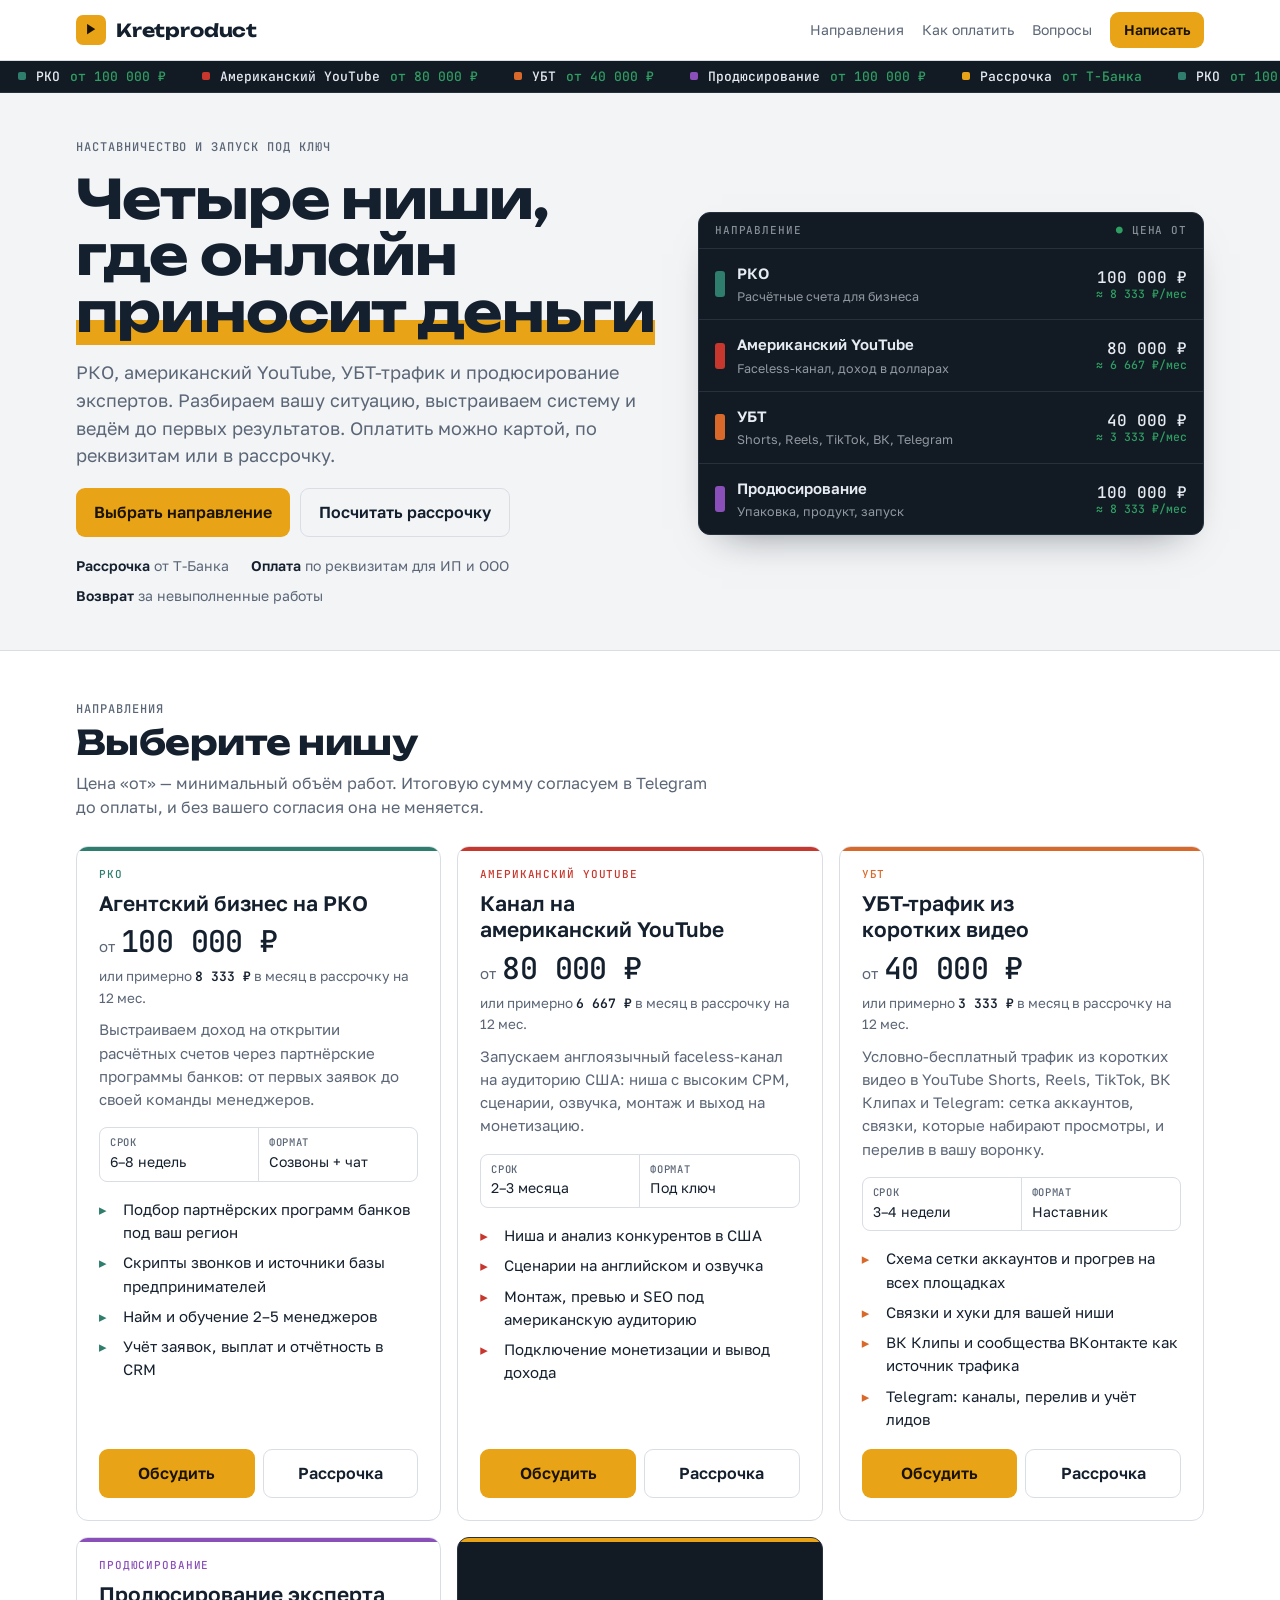
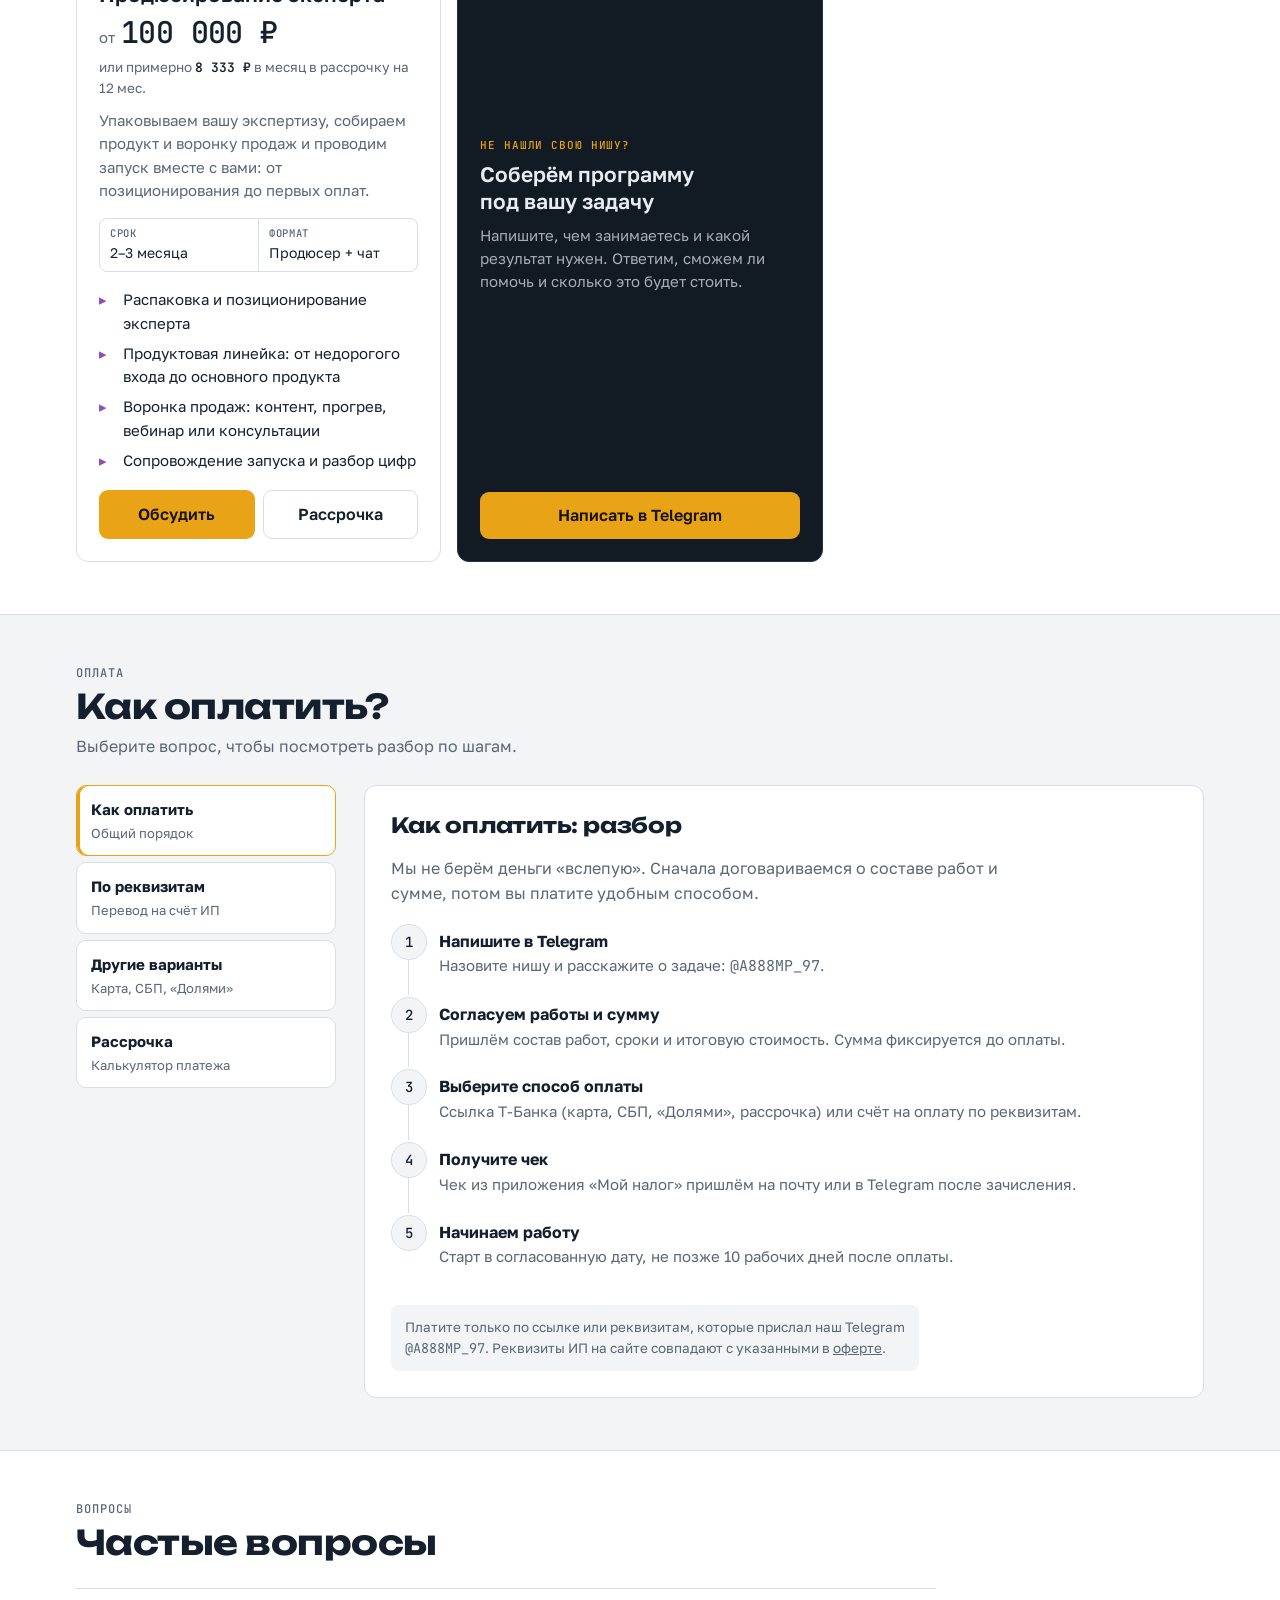
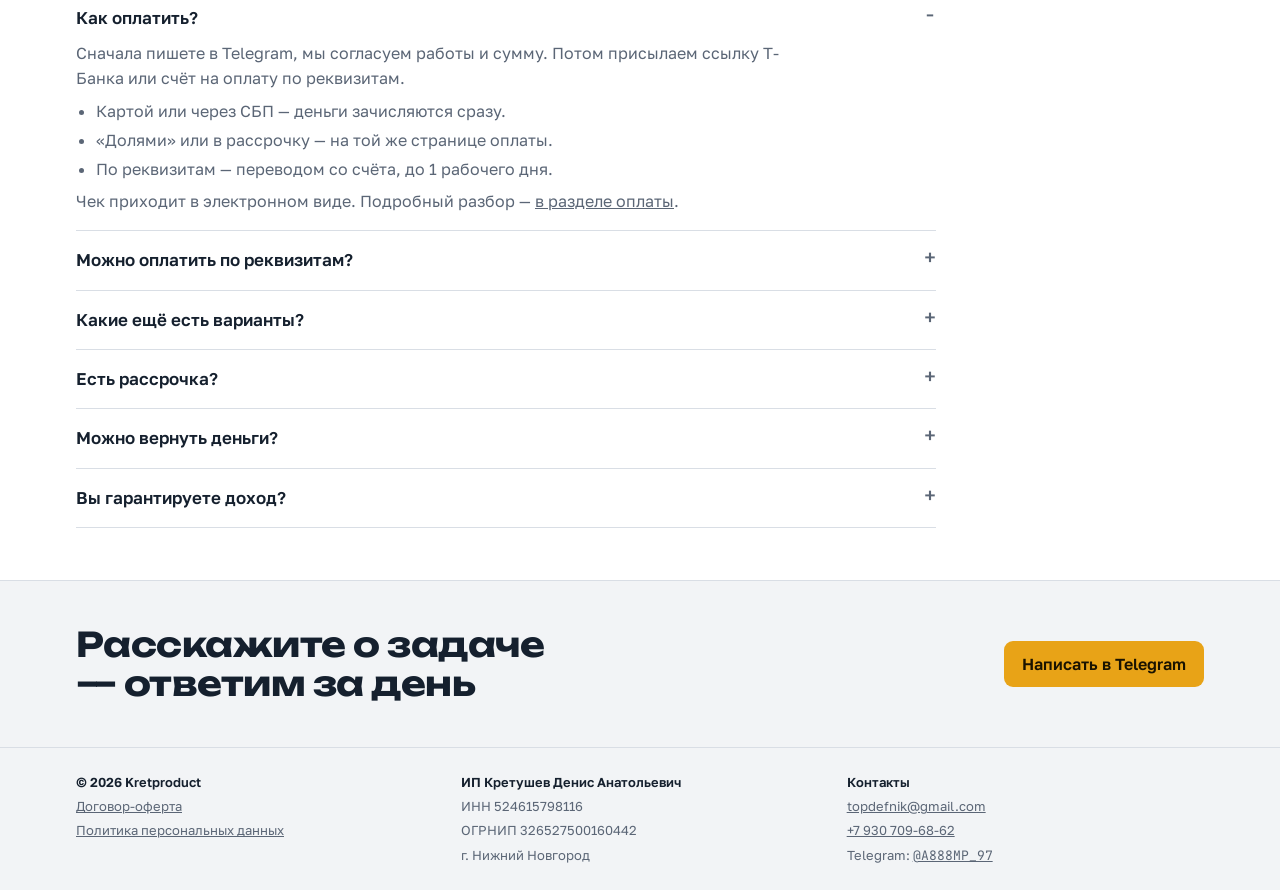
<file: site/index.html>
<!doctype html>
<html lang="ru">
<head>
<meta charset="utf-8">
<meta name="viewport" content="width=device-width, initial-scale=1, viewport-fit=cover">
<title>Kretproduct</title>
<meta name="claude:viewport-fit-sides" content="cover">
<meta name="description" content="Наставничество и запуск под ключ: РКО, американский YouTube, УБТ-трафик, продюсирование экспертов. Оплата картой, СБП, по реквизитам или в рассрочку.">
<link rel="preconnect" href="https://fonts.googleapis.com">
<link rel="preconnect" href="https://fonts.gstatic.com" crossorigin>
<link rel="stylesheet" href="https://fonts.googleapis.com/css2?family=Unbounded:wght@500;700&family=Golos+Text:wght@400;500;600&family=JetBrains+Mono:wght@500&display=swap">
<style>
/* Layout: биржевое табло — бегущая строка с ценами, оффер с табло направлений, карточки ниш, разбор оплаты с калькулятором рассрочки */
:root {
  --bg: #F2F4F6;
  --surface: #FFFFFF;
  --ink: #15202E;
  --muted: #5B6676;
  --line: #D9DEE5;
  --accent: #E8A317;
  --accent-ink: #1A1300;
  --board: #121A24;
  --board-ink: #E7ECF2;
  --board-line: #26313E;
  --up: #2F9E62;
  --n-rko: #2F7D6D;
  --n-us: #C8372D;
  --n-ubt: #D9692B;
  --n-prod: #8A4FB8;
  --em-fg: var(--ink);
  --em-hl: var(--accent);
  --font-display: "Unbounded", "Arial Black", system-ui, sans-serif;
  --font-body: "Golos Text", "Segoe UI", system-ui, sans-serif;
  --font-mono: "JetBrains Mono", ui-monospace, "SFMono-Regular", Menlo, monospace;
  --r: 12px;
  color-scheme: light;
}
@media (prefers-color-scheme: dark) {
  :root:not([data-theme="light"]) {
    --bg: #0F151D; --surface: #17202B; --ink: #E7ECF2; --muted: #95A1B2; --line: #2A3542;
    --accent: #F0B33A; --board: #0A0F15; --board-ink: #E7ECF2; --board-line: #222C38; --up: #4CC489;
    --n-rko: #4FB59F; --n-us: #EE6A5F; --n-ubt: #F08D52; --n-prod: #B386DB;
    --em-fg: var(--accent); --em-hl: transparent;
    color-scheme: dark;
  }
}
:root[data-theme="dark"] {
  --bg: #0F151D; --surface: #17202B; --ink: #E7ECF2; --muted: #95A1B2; --line: #2A3542;
  --accent: #F0B33A; --board: #0A0F15; --board-ink: #E7ECF2; --board-line: #222C38; --up: #4CC489;
  --n-rko: #4FB59F; --n-us: #EE6A5F; --n-ubt: #F08D52; --n-prod: #B386DB;
  --em-fg: var(--accent); --em-hl: transparent;
  color-scheme: dark;
}
* { box-sizing: border-box; }
[hidden] { display: none !important; }
html { -webkit-text-size-adjust: 100%; scroll-padding-top: 72px; }
body { margin: 0; background: var(--bg); color: var(--ink); font: 400 16px/1.55 var(--font-body); }
.wrap {
  max-width: 1160px; margin: 0 auto;
  padding-left: max(16px, env(safe-area-inset-left, 0px));
  padding-right: max(16px, env(safe-area-inset-right, 0px));
}
a { color: inherit; }
button, input, select { font: inherit; color: inherit; }
:focus-visible { outline: 2px solid var(--accent); outline-offset: 2px; }

/* Шапка */
body::before { content: ""; position: fixed; inset: 0 0 auto; height: env(safe-area-inset-top, 0px); z-index: 10; background: var(--surface); }
.top { position: sticky; top: env(safe-area-inset-top, 0px); z-index: 5; border-bottom: 1px solid var(--line); background: var(--surface); }
.top .wrap { display: flex; align-items: center; justify-content: space-between; gap: 16px; padding-block: 12px; }
.logo { display: flex; align-items: center; gap: 10px; font: 700 18px/1 var(--font-display); text-decoration: none; letter-spacing: -0.01em; }
.logo i { display: inline-grid; place-items: center; width: 30px; height: 30px; border-radius: 7px; background: var(--accent); color: var(--accent-ink); font-style: normal; font-size: 13px; }
.top nav { display: flex; align-items: center; gap: 18px; font-size: 14px; color: var(--muted); }
.top nav a { text-decoration: none; }
.top nav a:hover { color: var(--ink); }
.btn { border: 0; border-radius: 9px; padding: 11px 18px; font-weight: 600; cursor: pointer; background: var(--accent); color: var(--accent-ink); text-decoration: none; display: inline-flex; align-items: center; justify-content: center; gap: 8px; }
.btn:hover { filter: brightness(1.05); }
.btn.ghost { background: transparent; color: var(--ink); border: 1px solid var(--line); }
.top nav .btn { color: var(--accent-ink); padding: 7px 14px; }

/* Бегущая строка */
.tape { background: var(--board); color: var(--board-ink); overflow: hidden; border-bottom: 1px solid var(--board-line); }
.tape .row { display: flex; width: max-content; }
.tape .set { display: flex; gap: 36px; padding: 9px 18px; font: 500 13px/1 var(--font-mono); white-space: nowrap; }
.tape .set span { display: inline-flex; gap: 10px; align-items: center; }
.tape .set span::before { content: ""; width: 8px; height: 8px; border-radius: 2px; background: var(--c); }
.tape .set b { color: var(--up); font-weight: 500; }
@media (prefers-reduced-motion: no-preference) {
  .tape .row { animation: tape 38s linear infinite; }
  .tape:hover .row { animation-play-state: paused; }
  @keyframes tape { to { transform: translateX(-50%); } }
}

/* Оффер */
.hero .wrap { padding-block: 48px 44px; display: grid; grid-template-columns: minmax(0, 1.15fr) minmax(0, 1fr); gap: 40px; align-items: center; }
.hero .text { display: grid; gap: 18px; align-content: start; }
.eyebrow { font: 500 12px/1 var(--font-mono); letter-spacing: 0.08em; text-transform: uppercase; color: var(--muted); }
h1 { margin: 0; font: 700 clamp(30px, 5vw, 54px)/1.05 var(--font-display); letter-spacing: -0.02em; text-wrap: balance; }
h1 em { font-style: normal; color: var(--em-fg); background: linear-gradient(transparent 62%, var(--em-hl) 62%); }
.lead { margin: 0; max-width: 54ch; color: var(--muted); font-size: 18px; }
.hero .acts { display: flex; flex-wrap: wrap; gap: 10px; }
.chips { display: flex; flex-wrap: wrap; gap: 8px 22px; font-size: 14px; color: var(--muted); }
.chips b { color: var(--ink); font-weight: 600; }

.board { background: var(--board); color: var(--board-ink); border-radius: var(--r); overflow: hidden; border: 1px solid var(--board-line); box-shadow: 0 18px 40px -24px rgb(10 15 22 / .55); }
.board .bh { display: flex; justify-content: space-between; gap: 12px; padding: 12px 16px; font: 500 11px/1 var(--font-mono); letter-spacing: .08em; text-transform: uppercase; color: color-mix(in srgb, var(--board-ink) 55%, transparent); border-bottom: 1px solid var(--board-line); }
.board .bh .live::before { content: "● "; color: var(--up); }
.board a { display: grid; grid-template-columns: 10px minmax(0, 1fr) auto; gap: 12px; align-items: center; padding: 13px 16px; border-bottom: 1px solid var(--board-line); text-decoration: none; }
.board a:last-child { border-bottom: 0; }
.board a:hover { background: color-mix(in srgb, var(--board-ink) 6%, transparent); }
.board .sw { width: 10px; height: 26px; border-radius: 3px; background: var(--c); }
.board .nm { font-weight: 600; font-size: 15px; display: grid; gap: 2px; min-width: 0; }
.board .nm small { font-weight: 400; font-size: 12.5px; color: color-mix(in srgb, var(--board-ink) 60%, transparent); }
.board .px { font: 500 16px/1.2 var(--font-mono); text-align: right; font-variant-numeric: tabular-nums; }
.board .px small { display: block; font-size: 11.5px; color: var(--up); }

/* Секции */
.band { border-top: 1px solid var(--line); }
.band.s { background: var(--surface); }
.band > .wrap { padding-block: 52px; display: grid; gap: 26px; }
.sh { display: grid; gap: 8px; max-width: 64ch; }
h2 { margin: 0; font: 700 clamp(24px, 3.4vw, 34px)/1.15 var(--font-display); letter-spacing: -0.015em; text-wrap: balance; }
.sh p { margin: 0; color: var(--muted); }
h3 { margin: 0; text-wrap: balance; }

/* Ниши */
.niches { display: grid; grid-template-columns: repeat(auto-fill, minmax(min(100%, 340px), 1fr)); gap: 16px; }
.niche { background: var(--surface); border: 1px solid var(--line); border-radius: var(--r); display: grid; grid-template-rows: auto auto 1fr auto auto; overflow: hidden; position: relative; }
.niche::before { content: ""; position: absolute; inset: 0 0 auto; height: 4px; background: var(--c); }
.niche .nh { padding: 22px 22px 0; display: grid; gap: 10px; }
.niche .tag { font: 500 11px/1 var(--font-mono); letter-spacing: .08em; text-transform: uppercase; color: var(--c); }
.niche h3 { font: 600 21px/1.25 var(--font-body); }
.niche .price { font: 500 30px/1 var(--font-mono); font-variant-numeric: tabular-nums; letter-spacing: -0.02em; }
.niche .price small { font: 400 15px/1 var(--font-body); color: var(--muted); letter-spacing: 0; margin-right: 6px; }
.niche .mo { font-size: 13.5px; color: var(--muted); }
.niche .mo b { color: var(--ink); font-weight: 600; font-family: var(--font-mono); font-size: 13px; }
.niche p.d { margin: 0; color: var(--muted); font-size: 15px; }
.niche ul { margin: 16px 22px 0; padding: 0; list-style: none; display: grid; gap: 7px; align-content: start; font-size: 15px; }
.niche li { display: grid; grid-template-columns: 16px minmax(0, 1fr); gap: 8px; }
.niche li::before { content: "▸"; color: var(--c); line-height: 1.55; }
.niche .spec { margin: 16px 22px 0; display: grid; grid-template-columns: 1fr 1fr; gap: 1px; background: var(--line); border: 1px solid var(--line); border-radius: 8px; overflow: hidden; }
.niche .spec div { background: var(--surface); padding: 8px 10px; display: grid; gap: 2px; font-size: 14px; }
.niche .spec span { font: 500 10.5px/1.2 var(--font-mono); letter-spacing: .06em; text-transform: uppercase; color: var(--muted); }
.niche .nf { padding: 18px 22px 22px; display: flex; gap: 8px; flex-wrap: wrap; }
.niche .nf .btn { flex: 1 1 140px; }
.niche .warn { margin: 14px 22px 0; font-size: 12.5px; color: var(--muted); border-left: 2px solid var(--c); padding-left: 10px; }
.niche.ask { background: var(--board); color: var(--board-ink); border-color: var(--board-line); grid-template-rows: 1fr auto; }
.niche.ask::before { background: var(--accent); }
.niche.ask .nh { align-content: center; }
.niche.ask .tag { color: var(--accent); }
.niche.ask p.d { color: color-mix(in srgb, var(--board-ink) 70%, transparent); }

/* Оплата */
.pay { display: grid; grid-template-columns: minmax(0, 260px) minmax(0, 1fr); gap: 28px; align-items: start; }
.tabs { display: grid; gap: 6px; position: sticky; top: 84px; }
.tab { text-align: left; border: 1px solid var(--line); background: var(--surface); border-radius: 10px; padding: 12px 14px; cursor: pointer; display: grid; gap: 2px; }
.tab b { font-size: 15px; }
.tab span { font-size: 13px; color: var(--muted); }
.tab[aria-selected="true"] { border-color: var(--accent); box-shadow: inset 3px 0 0 var(--accent); }
.panel { background: var(--surface); border: 1px solid var(--line); border-radius: var(--r); padding: 26px; display: grid; gap: 18px; min-width: 0; }
.panel h3 { font: 700 21px/1.25 var(--font-display); letter-spacing: -0.01em; }
.panel > p { margin: 0; color: var(--muted); max-width: 66ch; }
.flow { margin: 0; padding: 0; list-style: none; display: grid; counter-reset: f; }
.flow li { counter-increment: f; display: grid; grid-template-columns: 34px minmax(0, 1fr); gap: 14px; padding-bottom: 18px; position: relative; }
.flow li::before { content: counter(f); width: 34px; height: 34px; border-radius: 50%; display: grid; place-items: center; background: var(--bg); border: 1px solid var(--line); font: 500 14px/1 var(--font-mono); }
.flow li:not(:last-child)::after { content: ""; position: absolute; left: 16.5px; top: 36px; bottom: 2px; width: 1px; background: var(--line); }
.flow b { display: block; padding-top: 5px; }
.flow span { color: var(--muted); font-size: 15px; }
.note { margin: 0; font-size: 13.5px; color: var(--muted); background: var(--bg); border-radius: 8px; padding: 12px 14px; }

.req { border: 1px solid var(--line); border-radius: 10px; overflow: hidden; }
.req > div { display: grid; grid-template-columns: minmax(0, 150px) minmax(0, 1fr) auto; gap: 12px; align-items: center; padding: 10px 14px; border-bottom: 1px solid var(--line); }
.req > div:last-child { border-bottom: 0; }
.req .k { color: var(--muted); font-size: 14px; }
.req .v { font: 500 14.5px/1.4 var(--font-mono); overflow-wrap: anywhere; }
.req .v.pending { font-family: var(--font-body); font-weight: 400; color: var(--muted); }
.cp { border: 1px solid var(--line); background: var(--bg); border-radius: 7px; padding: 5px 10px; font-size: 12.5px; cursor: pointer; white-space: nowrap; }
.cp.ok { border-color: var(--up); color: var(--up); }

.ways { overflow-x: auto; border: 1px solid var(--line); border-radius: 10px; }
.ways table { width: 100%; min-width: 560px; border-collapse: collapse; font-size: 14.5px; }
.ways th, .ways td { text-align: left; padding: 11px 14px; border-bottom: 1px solid var(--line); vertical-align: top; }
.ways tr:last-child td { border-bottom: 0; }
.ways th { font: 500 11px/1.2 var(--font-mono); letter-spacing: .06em; text-transform: uppercase; color: var(--muted); background: var(--bg); }
.ways td:first-child { font-weight: 600; }
.ways .y { color: var(--up); }

.calc { display: grid; grid-template-columns: minmax(0, 1fr) minmax(0, 1fr); gap: 20px; }
.calc .in { display: grid; gap: 14px; align-content: start; }
.field { display: grid; gap: 6px; font-size: 14px; font-weight: 500; }
.field select, .field input { border: 1px solid var(--line); border-radius: 9px; padding: 10px 12px; background: var(--bg); font-weight: 400; width: 100%; }
.field input { font-family: var(--font-mono); }
.terms { display: flex; flex-wrap: wrap; gap: 6px; }
.terms button { border: 1px solid var(--line); background: var(--bg); border-radius: 999px; padding: 6px 13px; cursor: pointer; font: 500 13px/1.2 var(--font-mono); }
.terms button[aria-pressed="true"] { background: var(--accent); border-color: var(--accent); color: var(--accent-ink); }
.calc .out { background: var(--board); color: var(--board-ink); border-radius: 10px; padding: 20px; display: grid; gap: 14px; align-content: start; }
.calc .out .lbl { font: 500 11px/1 var(--font-mono); letter-spacing: .08em; text-transform: uppercase; color: color-mix(in srgb, var(--board-ink) 55%, transparent); }
.calc .big { font: 500 clamp(28px, 4vw, 38px)/1 var(--font-mono); font-variant-numeric: tabular-nums; }
.calc .big small { font: 400 15px/1 var(--font-body); color: color-mix(in srgb, var(--board-ink) 60%, transparent); }
.bars { display: flex; gap: 3px; height: 34px; }
.bars i { flex: 1; background: var(--accent); border-radius: 2px 2px 0 0; opacity: .9; }
.calc .alt { border-top: 1px solid var(--board-line); padding-top: 12px; font-size: 14px; display: grid; gap: 4px; color: color-mix(in srgb, var(--board-ink) 75%, transparent); }
.calc .alt b { color: var(--board-ink); font-family: var(--font-mono); font-weight: 500; }

/* Вопросы */
.faq { display: grid; border-top: 1px solid var(--line); max-width: 860px; }
.faq details { border-bottom: 1px solid var(--line); padding-block: 16px; }
.faq summary { cursor: pointer; font-weight: 600; font-size: 17px; list-style: none; display: flex; justify-content: space-between; gap: 16px; }
.faq summary::-webkit-details-marker { display: none; }
.faq summary::after { content: "+"; font: 500 20px/1 var(--font-mono); color: var(--muted); }
.faq details[open] summary::after { content: "−"; }
.faq .a { margin-top: 10px; color: var(--muted); max-width: 72ch; display: grid; gap: 8px; }
.faq .a p { margin: 0; }
.faq .a ul { margin: 0; padding-left: 20px; display: grid; gap: 4px; }

.cta .wrap { padding-block: 44px; display: flex; flex-wrap: wrap; align-items: center; justify-content: space-between; gap: 16px; }
.cta h2 { max-width: 22ch; }

footer { border-top: 1px solid var(--line); }
footer .wrap { padding-block: 24px; font-size: 13px; color: var(--muted); display: grid; grid-template-columns: repeat(auto-fit, minmax(min(100%, 240px), 1fr)); gap: 16px 28px; }
footer .col { display: grid; gap: 4px; align-content: start; }
footer b { color: var(--ink); font-weight: 600; }
.handle { font-family: var(--font-mono); }

@media (max-width: 860px) {
  .hero .wrap { grid-template-columns: minmax(0, 1fr); padding-top: 32px; }
  .pay { grid-template-columns: minmax(0, 1fr); }
  .tabs { position: static; grid-template-columns: repeat(2, minmax(0, 1fr)); }
  .calc { grid-template-columns: minmax(0, 1fr); }
}
@media (max-width: 640px) {
  .top nav a:not(.btn) { display: none; }
  .panel { padding: 18px; }
  .req > div { grid-template-columns: minmax(0, 1fr) auto; }
  .req .k { grid-column: 1 / -1; margin-bottom: -8px; font-size: 12.5px; }
}
</style>
</head>
<body>

<header class="top">
  <div class="wrap">
    <a class="logo" href="#"><i>▶</i>Kretproduct</a>
    <nav>
      <a href="#niches">Направления</a><a href="#pay">Как оплатить</a><a href="#faq">Вопросы</a>
      <a class="btn" data-seller-href="tg" href="#" target="_blank" rel="noopener">Написать</a>
    </nav>
  </div>
</header>

<div class="tape" aria-hidden="true"><div class="row" id="tape"></div></div>

<section class="hero">
  <div class="wrap">
    <div class="text">
      <span class="eyebrow">Наставничество и запуск под ключ</span>
      <h1>Четыре ниши, где онлайн <em>приносит деньги</em></h1>
      <p class="lead">РКО, американский YouTube, УБТ-трафик и продюсирование экспертов. Разбираем вашу ситуацию, выстраиваем систему и ведём до первых результатов. Оплатить можно картой, по реквизитам или в рассрочку.</p>
      <div class="acts">
        <a class="btn" href="#niches">Выбрать направление</a>
        <a class="btn ghost" href="#pay" data-open="split">Посчитать рассрочку</a>
      </div>
      <div class="chips">
        <span><b>Рассрочка</b> от Т-Банка</span>
        <span><b>Оплата</b> по реквизитам для ИП и ООО</span>
        <span><b>Возврат</b> за невыполненные работы</span>
      </div>
    </div>
    <div class="board" aria-label="Направления и цены">
      <div class="bh"><span>Направление</span><span class="live">Цена от</span></div>
      <div id="board"></div>
    </div>
  </div>
</section>

<section class="band s" id="niches">
  <div class="wrap">
    <div class="sh">
      <span class="eyebrow">Направления</span>
      <h2>Выберите нишу</h2>
      <p>Цена «от» — минимальный объём работ. Итоговую сумму согласуем в Telegram до оплаты, и без вашего согласия она не меняется.</p>
    </div>
    <div class="niches" id="nicheList"></div>
  </div>
</section>

<section class="band" id="pay">
  <div class="wrap">
    <div class="sh">
      <span class="eyebrow">Оплата</span>
      <h2>Как оплатить?</h2>
      <p>Выберите вопрос, чтобы посмотреть разбор по шагам.</p>
    </div>
    <div class="pay">
      <div class="tabs" role="tablist" aria-label="Способы оплаты">
        <button class="tab" role="tab" id="t-how" aria-controls="p-how" aria-selected="true" type="button"><b>Как оплатить</b><span>Общий порядок</span></button>
        <button class="tab" role="tab" id="t-req" aria-controls="p-req" aria-selected="false" type="button"><b>По реквизитам</b><span>Перевод на счёт ИП</span></button>
        <button class="tab" role="tab" id="t-ways" aria-controls="p-ways" aria-selected="false" type="button"><b>Другие варианты</b><span>Карта, СБП, «Долями»</span></button>
        <button class="tab" role="tab" id="t-split" aria-controls="p-split" aria-selected="false" type="button"><b>Рассрочка</b><span>Калькулятор платежа</span></button>
      </div>

      <div class="panel" role="tabpanel" id="p-how" aria-labelledby="t-how">
        <h3>Как оплатить: разбор</h3>
        <p>Мы не берём деньги «вслепую». Сначала договариваемся о составе работ и сумме, потом вы платите удобным способом.</p>
        <ol class="flow">
          <li><div><b>Напишите в Telegram</b><span>Назовите нишу и расскажите о задаче: <span class="handle" data-seller="tg"></span>.</span></div></li>
          <li><div><b>Согласуем работы и сумму</b><span>Пришлём состав работ, сроки и итоговую стоимость. Сумма фиксируется до оплаты.</span></div></li>
          <li><div><b>Выберите способ оплаты</b><span>Ссылка Т-Банка (карта, СБП, «Долями», рассрочка) или счёт на оплату по реквизитам.</span></div></li>
          <li><div><b>Получите чек</b><span>Чек из приложения «Мой налог» пришлём на почту или в Telegram после зачисления.</span></div></li>
          <li><div><b>Начинаем работу</b><span>Старт в согласованную дату, не позже 10 рабочих дней после оплаты.</span></div></li>
        </ol>
        <p class="note">Платите только по ссылке или реквизитам, которые прислал наш Telegram <span class="handle" data-seller="tg"></span>. Реквизиты ИП на сайте совпадают с указанными в <a href="oferta.html">оферте</a>.</p>
      </div>

      <div class="panel" role="tabpanel" id="p-req" aria-labelledby="t-req" hidden>
        <h3>Оплата по реквизитам: разбор</h3>
        <p>Подходит, если платите со счёта ИП или ООО либо хотите обычный банковский перевод. Деньги зачисляются в течение 1 рабочего дня.</p>
        <ol class="flow">
          <li><div><b>Запросите счёт</b><span>Напишите в Telegram, на кого выставить: ФИО или название компании и ИНН.</span></div></li>
          <li><div><b>Оплатите счёт</b><span>В банковском приложении создайте платёж по реквизитам ниже. Сумму и назначение берите из счёта.</span></div></li>
          <li><div><b>Пришлите подтверждение</b><span>Скриншот или платёжку в Telegram, чтобы мы начали работу, не дожидаясь зачисления.</span></div></li>
        </ol>
        <div class="req" id="reqs"></div>
        <p class="note">Назначение платежа: «Оплата по счёту № … за консультационные услуги. НДС не облагается». Номер счёта пришлём вместе со счётом.</p>
      </div>

      <div class="panel" role="tabpanel" id="p-ways" aria-labelledby="t-ways" hidden>
        <h3>Какие ещё есть варианты</h3>
        <p>Все способы, кроме перевода по реквизитам, работают через одну ссылку Т-Банка: открываете её и выбираете, как платить.</p>
        <div class="ways">
          <table>
            <thead><tr><th>Способ</th><th>Как платите</th><th>Зачисление</th><th>Переплата</th></tr></thead>
            <tbody>
              <tr><td>Банковская карта</td><td>Мир, Visa, Mastercard любого российского банка</td><td>Сразу</td><td class="y">Нет</td></tr>
              <tr><td>СБП</td><td>QR-код или кнопка банка в приложении</td><td>Сразу</td><td class="y">Нет</td></tr>
              <tr><td>«Долями»</td><td>4 платежа: 25% сейчас и по 25% раз в 2 недели</td><td>Сразу</td><td class="y">Нет, если платить вовремя</td></tr>
              <tr><td>Рассрочка Т-Банка</td><td>Платежи раз в месяц, решение за пару минут</td><td>После одобрения</td><td>Условия покажет банк</td></tr>
              <tr><td>По реквизитам</td><td>Перевод со счёта физлица, ИП или ООО</td><td>До 1 рабочего дня</td><td class="y">Нет</td></tr>
            </tbody>
          </table>
        </div>
        <p class="note">Не уверены, что выбрать? Для небольших сумм обычно удобнее «Долями», для 100 000 ₽ и больше — рассрочка на 6–12 месяцев.</p>
      </div>

      <div class="panel" role="tabpanel" id="p-split" aria-labelledby="t-split" hidden>
        <h3>Рассрочка: разбор и калькулятор</h3>
        <p>Рассрочку оформляет Т-Банк прямо на странице оплаты: нужен паспорт, решение за пару минут, в офис идти не надо. Мы получаем всю сумму от банка, вы платите банку частями.</p>
        <div class="calc">
          <div class="in">
            <label class="field" for="cNiche">Направление
              <select id="cNiche"></select>
            </label>
            <label class="field" for="cSum">Сумма, ₽
              <input id="cSum" inputmode="numeric" autocomplete="off">
            </label>
            <div class="field"><span>Срок</span>
              <div class="terms" id="cTerms" role="group" aria-label="Срок рассрочки"></div>
            </div>
          </div>
          <div class="out" aria-live="polite">
            <span class="lbl">Платёж в месяц</span>
            <div class="big" id="cMonth"></div>
            <div class="bars" id="cBars" aria-hidden="true"></div>
            <div class="alt">
              <span>«Долями»: <b id="cDol"></b> × 4 раза в 2 недели</span>
              <span>Сразу картой или СБП: <b id="cFull"></b></span>
            </div>
          </div>
        </div>
        <p class="note">Расчёт примерный, без учёта возможной переплаты. Точный срок, лимит и график платежей банк покажет на странице оплаты. Рассрочку предоставляет АО «ТБанк», лицензия Банка России № 2673.</p>
      </div>
    </div>
  </div>
</section>

<section class="band s" id="faq">
  <div class="wrap">
    <div class="sh"><span class="eyebrow">Вопросы</span><h2>Частые вопросы</h2></div>
    <div class="faq">
      <details open><summary>Как оплатить?</summary><div class="a">
        <p>Сначала пишете в Telegram, мы согласуем работы и сумму. Потом присылаем ссылку Т-Банка или счёт на оплату по реквизитам.</p>
        <ul><li>Картой или через СБП — деньги зачисляются сразу.</li><li>«Долями» или в рассрочку — на той же странице оплаты.</li><li>По реквизитам — переводом со счёта, до 1 рабочего дня.</li></ul>
        <p>Чек приходит в электронном виде. Подробный разбор — <a href="#pay" data-open="how">в разделе оплаты</a>.</p>
      </div></details>
      <details><summary>Можно оплатить по реквизитам?</summary><div class="a">
        <p>Да, со счёта физлица, ИП или ООО. Напишите, на кого выставить счёт, и оплатите его в приложении своего банка. Получатель — <span data-seller="name"></span>, ИНН <span data-seller="inn"></span>.</p>
        <p>Полные реквизиты с кнопками копирования — <a href="#pay" data-open="req">в разделе оплаты</a>.</p>
      </div></details>
      <details><summary>Какие ещё есть варианты?</summary><div class="a">
        <p>Кроме перевода по реквизитам: банковская карта, СБП, «Долями» (4 платежа раз в 2 недели) и рассрочка Т-Банка. Всё это доступно по одной ссылке на оплату.</p>
        <p>Сравнение способов по срокам и переплате — <a href="#pay" data-open="ways">в таблице</a>.</p>
      </div></details>
      <details><summary>Есть рассрочка?</summary><div class="a">
        <p>Да, от Т-Банка. Её оформляют прямо на странице оплаты, решение приходит за пару минут. Мы получаем полную сумму от банка, а вы платите банку частями раз в месяц.</p>
        <p>Если откажетесь от услуг, деньги за невыполненную работу вернутся в банк и уменьшат ваш долг. Посчитать платёж можно <a href="#pay" data-open="split">в калькуляторе</a>.</p>
      </div></details>
      <details><summary>Можно вернуть деньги?</summary><div class="a">
        <p>Да. Отказаться можно в любой момент: вернём стоимость работ, которые ещё не выполнены. Порядок описан в <a href="oferta.html">оферте</a>.</p>
      </div></details>
      <details><summary>Вы гарантируете доход?</summary><div class="a">
        <p>Нет. Мы отвечаем за качество своей работы, но результат зависит от ниши, бюджета, времени и ваших действий.</p>
      </div></details>
    </div>
  </div>
</section>

<section class="band cta">
  <div class="wrap">
    <h2>Расскажите о задаче — ответим за день</h2>
    <a class="btn" data-seller-href="tg" href="#" target="_blank" rel="noopener">Написать в Telegram</a>
  </div>
</section>

<footer>
  <div class="wrap">
    <div class="col">
      <b>© 2026 Kretproduct</b>
      <a href="oferta.html">Договор-оферта</a>
      <a href="privacy.html">Политика персональных данных</a>
    </div>
    <div class="col">
      <b data-seller="name"></b>
      <span>ИНН <span data-seller="inn"></span></span>
      <span>ОГРНИП <span data-seller="ogrnip"></span></span>
      <span data-seller="city"></span>
    </div>
    <div class="col">
      <b>Контакты</b>
      <a data-seller="email" data-seller-href="email"></a>
      <a data-seller="phone" data-seller-href="phone"></a>
      <span>Telegram: <a class="handle" data-seller="tg" data-seller-href="tg"></a></span>
    </div>
  </div>
</footer>

<script src="seller.js"></script>
<script>
const NICHES = [
  { id: "rko", tag: "РКО", c: "--n-rko", title: "Агентский бизнес на РКО", short: "Расчётные счета для бизнеса", price: 100000,
    desc: "Выстраиваем доход на открытии расчётных счетов через партнёрские программы банков: от первых заявок до своей команды менеджеров.",
    feats: ["Подбор партнёрских программ банков под ваш регион", "Скрипты звонков и источники базы предпринимателей", "Найм и обучение 2–5 менеджеров", "Учёт заявок, выплат и отчётность в CRM"],
    term: "6–8 недель", format: "Созвоны + чат" },
  { id: "us", tag: "Американский YouTube", c: "--n-us", title: "Канал на американский YouTube", short: "Faceless-канал, доход в долларах", price: 80000,
    desc: "Запускаем англоязычный faceless-канал на аудиторию США: ниша с высоким CPM, сценарии, озвучка, монтаж и выход на монетизацию.",
    feats: ["Ниша и анализ конкурентов в США", "Сценарии на английском и озвучка", "Монтаж, превью и SEO под американскую аудиторию", "Подключение монетизации и вывод дохода"],
    term: "2–3 месяца", format: "Под ключ" },
  { id: "ubt", tag: "УБТ", c: "--n-ubt", title: "УБТ-трафик из коротких видео", short: "Shorts, Reels, TikTok, ВК, Telegram", price: 40000,
    desc: "Условно-бесплатный трафик из коротких видео в YouTube Shorts, Reels, TikTok, ВК Клипах и Telegram: сетка аккаунтов, связки, которые набирают просмотры, и перелив в вашу воронку.",
    feats: ["Схема сетки аккаунтов и прогрев на всех площадках", "Связки и хуки для вашей ниши", "ВК Клипы и сообщества ВКонтакте как источник трафика", "Telegram: каналы, перелив и учёт лидов"],
    term: "3–4 недели", format: "Наставник" },
  { id: "prod", tag: "Продюсирование", c: "--n-prod", title: "Продюсирование эксперта", short: "Упаковка, продукт, запуск", price: 100000,
    desc: "Упаковываем вашу экспертизу, собираем продукт и воронку продаж и проводим запуск вместе с вами: от позиционирования до первых оплат.",
    feats: ["Распаковка и позиционирование эксперта", "Продуктовая линейка: от недорогого входа до основного продукта", "Воронка продаж: контент, прогрев, вебинар или консультации", "Сопровождение запуска и разбор цифр"],
    term: "2–3 месяца", format: "Продюсер + чат" },
];

const $ = s => document.querySelector(s);
const esc = s => String(s).replace(/[&<>"]/g, ch => ({ "&": "&amp;", "<": "&lt;", ">": "&gt;", '"': "&quot;" }[ch]));
const rub = n => Math.round(n).toLocaleString("ru-RU") + " ₽";
const TGURL = "https://t.me/" + SELLER.tg;

// Бегущая строка и табло
const tapeSet = NICHES.map(n => `<span style="--c: var(${n.c})">${esc(n.tag)} <b>от ${rub(n.price)}</b></span>`).join("")
  + `<span style="--c: var(--accent)">Рассрочка <b>от Т-Банка</b></span>`;
$("#tape").innerHTML = `<div class="set">${tapeSet}</div><div class="set">${tapeSet}</div>`;
$("#board").innerHTML = NICHES.map(n => `
  <a href="#n-${n.id}" style="--c: var(${n.c})"><span class="sw"></span>
    <span class="nm">${esc(n.tag)}<small>${esc(n.short)}</small></span>
    <span class="px">${rub(n.price)}<small>≈ ${rub(n.price / 12)}/мес</small></span></a>`).join("");

// Карточки ниш
$("#nicheList").innerHTML = NICHES.map(n => `
  <article class="niche" id="n-${n.id}" style="--c: var(${n.c})">
    <div class="nh">
      <span class="tag">${esc(n.tag)}</span>
      <h3>${esc(n.title)}</h3>
      <div class="price"><small>от</small>${rub(n.price)}</div>
      <div class="mo">или примерно <b>${rub(n.price / 12)}</b> в месяц в рассрочку на 12 мес.</div>
      <p class="d">${esc(n.desc)}</p>
    </div>
    <div class="spec"><div><span>Срок</span>${esc(n.term)}</div><div><span>Формат</span>${esc(n.format)}</div></div>
    <ul>${n.feats.map(f => `<li>${esc(f)}</li>`).join("")}</ul>
    ${n.warn ? `<p class="warn">${esc(n.warn)}</p>` : "<div></div>"}
    <div class="nf">
      <a class="btn" href="${TGURL}" target="_blank" rel="noopener">Обсудить</a>
      <button class="btn ghost" type="button" data-calc="${n.id}">Рассрочка</button>
    </div>
  </article>`).join("") + `
  <article class="niche ask">
    <div class="nh">
      <span class="tag">Не нашли свою нишу?</span>
      <h3>Соберём программу под вашу задачу</h3>
      <p class="d">Напишите, чем занимаетесь и какой результат нужен. Ответим, сможем ли помочь и сколько это будет стоить.</p>
    </div>
    <div class="nf"><a class="btn" href="${TGURL}" target="_blank" rel="noopener">Написать в Telegram</a></div>
  </article>`;

// Реквизиты: пустые поля показываем как «пришлём вместе со счётом»
const REQ = [
  ["Получатель", SELLER.name],
  ["ИНН", SELLER.inn],
  ["ОГРНИП", SELLER.ogrnip],
  ["Расчётный счёт", SELLER.account],
  ["Банк", SELLER.bank],
  ["БИК", SELLER.bik],
  ["Корр. счёт", SELLER.ks],
];
$("#reqs").innerHTML = REQ.map(([k, v]) => v
  ? `<div><span class="k">${k}</span><span class="v">${esc(v)}</span><button class="cp" type="button" data-copy="${esc(v)}">Копировать</button></div>`
  : `<div><span class="k">${k}</span><span class="v pending">Пришлём вместе со счётом</span><span></span></div>`).join("");
document.addEventListener("click", e => {
  const b = e.target.closest("[data-copy]"); if (!b) return;
  const done = () => { b.textContent = "Скопировано"; b.classList.add("ok"); setTimeout(() => { b.textContent = "Копировать"; b.classList.remove("ok"); }, 1600); };
  const pick = () => { const r = document.createRange(); r.selectNodeContents(b.previousElementSibling); const s = getSelection(); s.removeAllRanges(); s.addRange(r); b.textContent = "Выделено"; };
  try { navigator.clipboard.writeText(b.dataset.copy).then(done, pick); } catch { pick(); }
});

// Вкладки оплаты
const tabs = [...document.querySelectorAll(".tab")];
function openTab(key) {
  tabs.forEach(t => {
    const on = t.id === "t-" + key;
    t.setAttribute("aria-selected", String(on));
    document.getElementById(t.getAttribute("aria-controls")).hidden = !on;
  });
}
tabs.forEach(t => t.addEventListener("click", () => openTab(t.id.slice(2))));
document.querySelectorAll("[data-open]").forEach(a => a.addEventListener("click", () => openTab(a.dataset.open)));

// Калькулятор рассрочки
const TERMS = [3, 6, 10, 12, 18, 24];
const calc = { sum: NICHES[0].price, term: 12 };
$("#cNiche").innerHTML = NICHES.map(n => `<option value="${n.id}">${esc(n.tag)} — от ${rub(n.price)}</option>`).join("") + `<option value="">Своя сумма</option>`;
$("#cTerms").innerHTML = TERMS.map(t => `<button type="button" data-term="${t}">${t} мес</button>`).join("");
function renderCalc(keepInput) {
  const s = Math.max(0, calc.sum || 0);
  if (!keepInput) $("#cSum").value = s ? s.toLocaleString("ru-RU") : "";
  document.querySelectorAll("[data-term]").forEach(b => b.setAttribute("aria-pressed", String(+b.dataset.term === calc.term)));
  $("#cMonth").innerHTML = `${rub(s / calc.term)} <small>× ${calc.term} мес</small>`;
  $("#cBars").innerHTML = "<i></i>".repeat(calc.term);
  $("#cDol").textContent = rub(s / 4);
  $("#cFull").textContent = rub(s);
}
$("#cNiche").addEventListener("change", e => { const n = NICHES.find(x => x.id === e.target.value); if (n) calc.sum = n.price; renderCalc(); });
$("#cSum").addEventListener("input", e => {
  calc.sum = +e.target.value.replace(/\D/g, "").slice(0, 9);
  $("#cNiche").value = (NICHES.find(n => n.price === calc.sum) || { id: "" }).id;
  renderCalc(true);
});
$("#cSum").addEventListener("blur", () => renderCalc());
$("#cTerms").addEventListener("click", e => { const b = e.target.closest("[data-term]"); if (b) { calc.term = +b.dataset.term; renderCalc(); } });
document.addEventListener("click", e => {
  const b = e.target.closest("[data-calc]"); if (!b) return;
  const n = NICHES.find(x => x.id === b.dataset.calc);
  calc.sum = n.price; $("#cNiche").value = n.id; renderCalc();
  openTab("split"); $("#pay").scrollIntoView({ behavior: "smooth" });
});
renderCalc();
</script>
</body>
</html>
</file>
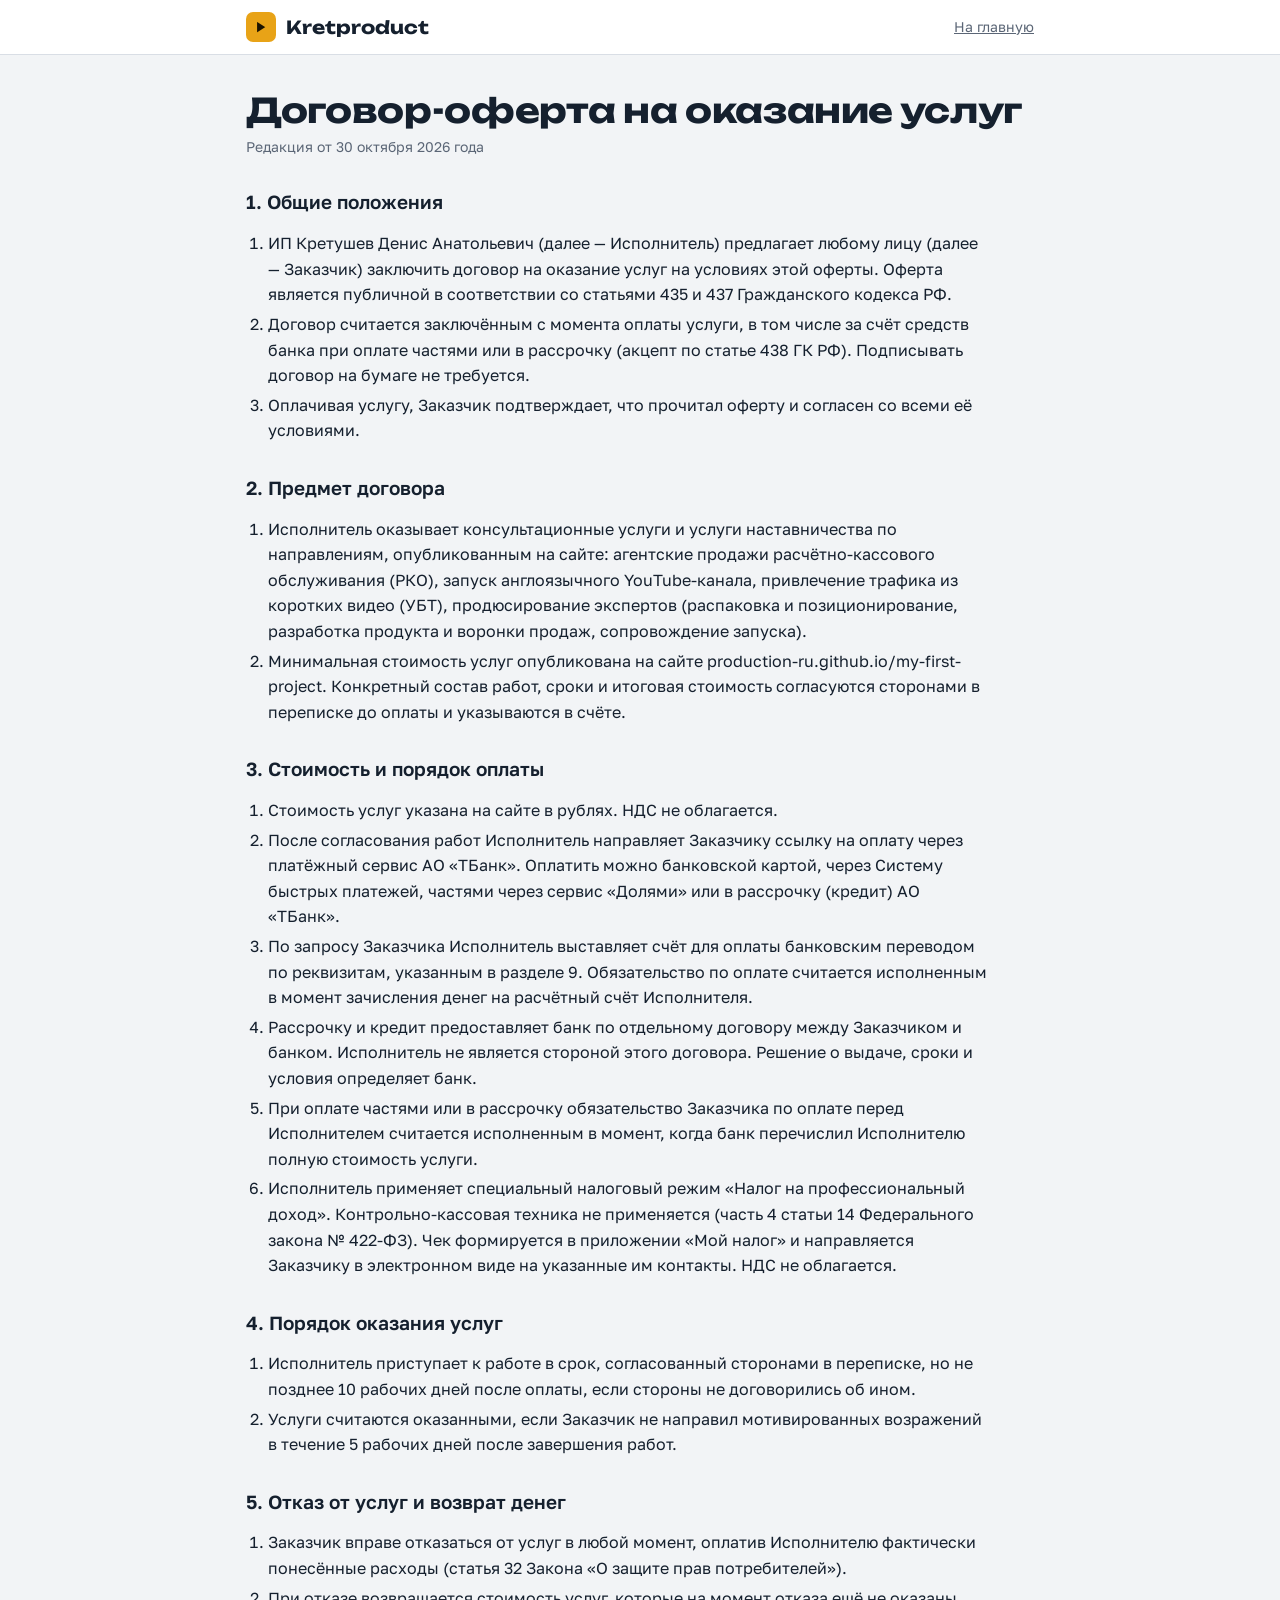
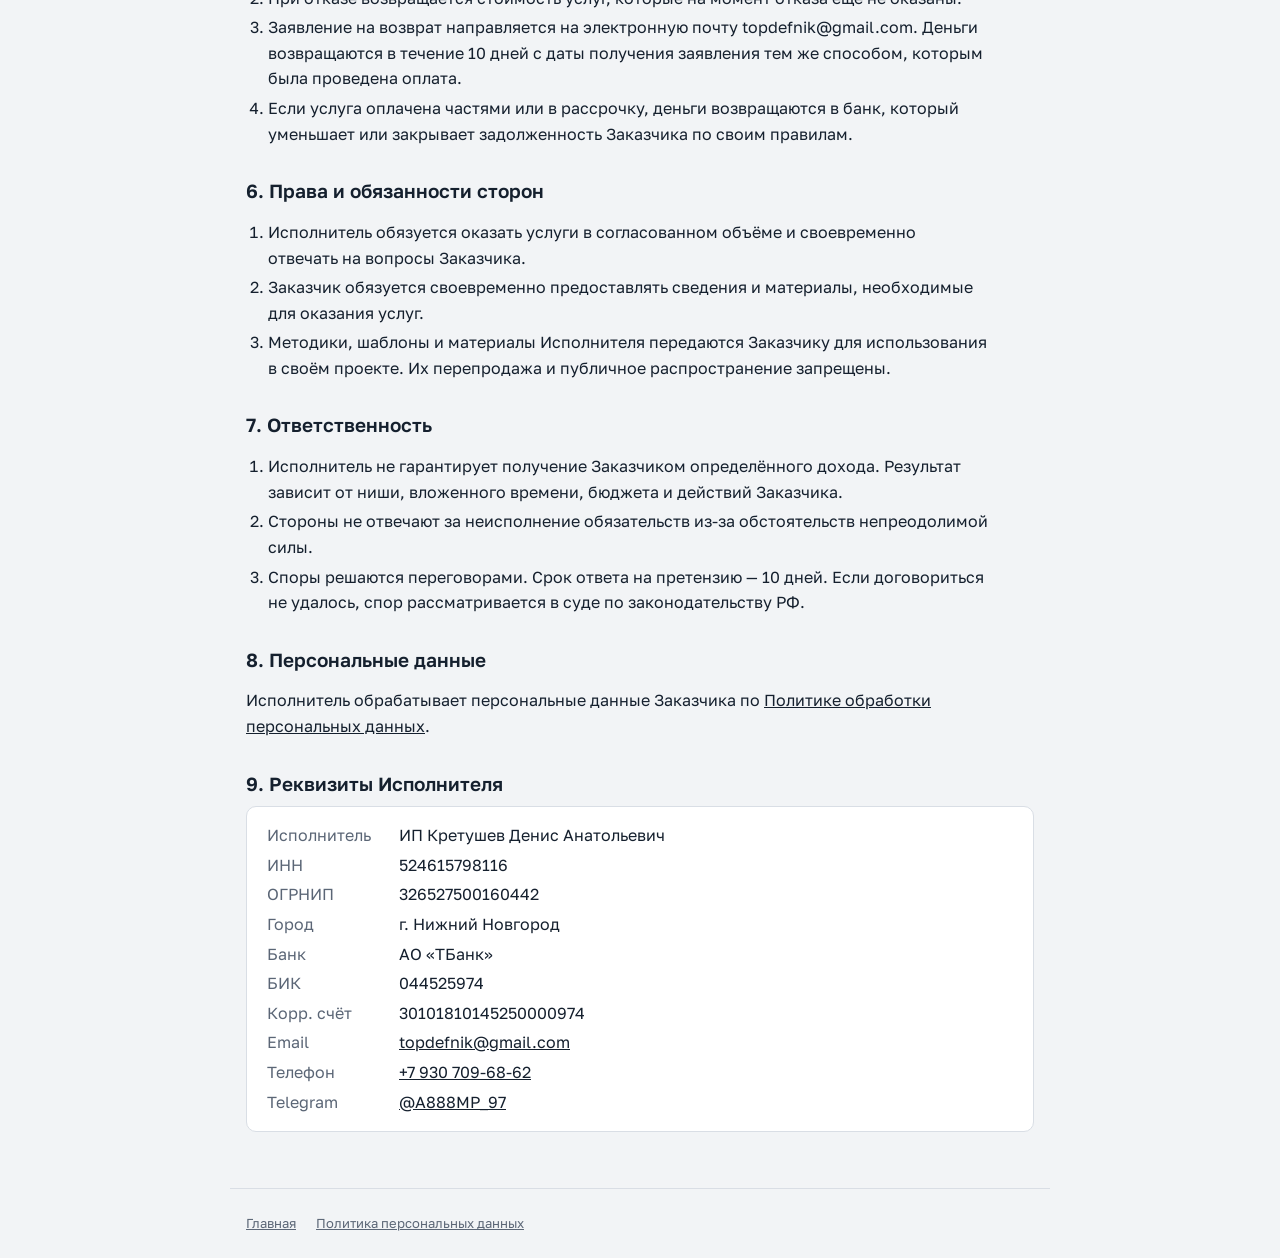
<file: site/oferta.html>
<!doctype html>
<html lang="ru">
<head>
<meta charset="utf-8">
<meta name="viewport" content="width=device-width, initial-scale=1, viewport-fit=cover">
<title>Договор-оферта</title>
<meta name="description" content="Публичная оферта на оказание консультационных услуг и услуг наставничества.">
<link rel="preconnect" href="https://fonts.googleapis.com">
<link rel="preconnect" href="https://fonts.gstatic.com" crossorigin>
<link rel="stylesheet" href="https://fonts.googleapis.com/css2?family=Unbounded:wght@700&family=Golos+Text:wght@400;600&display=swap">
<link rel="stylesheet" href="legal.css">
</head>
<body>

<header class="top">
  <div class="wrap"><a class="logo" href="index.html"><i>▶</i>Kretproduct</a><a href="index.html">На главную</a></div>
</header>

<main>
  <div class="wrap">
    <h1>Договор-оферта на оказание услуг</h1>
    <p class="meta">Редакция от 30 октября 2026 года</p>

    <h2>1. Общие положения</h2>
    <ol>
      <li><span data-seller="name"></span> (далее — Исполнитель) предлагает любому лицу (далее — Заказчик) заключить договор на оказание услуг на условиях этой оферты. Оферта является публичной в соответствии со статьями 435 и 437 Гражданского кодекса РФ.</li>
      <li>Договор считается заключённым с момента оплаты услуги, в том числе за счёт средств банка при оплате частями или в рассрочку (акцепт по статье 438 ГК РФ). Подписывать договор на бумаге не требуется.</li>
      <li>Оплачивая услугу, Заказчик подтверждает, что прочитал оферту и согласен со всеми её условиями.</li>
    </ol>

    <h2>2. Предмет договора</h2>
    <ol>
      <li>Исполнитель оказывает консультационные услуги и услуги наставничества по направлениям, опубликованным на сайте: агентские продажи расчётно-кассового обслуживания (РКО), запуск англоязычного YouTube-канала, привлечение трафика из коротких видео (УБТ), продюсирование экспертов (распаковка и позиционирование, разработка продукта и воронки продаж, сопровождение запуска).</li>
      <li>Минимальная стоимость услуг опубликована на сайте <span data-seller="site"></span>. Конкретный состав работ, сроки и итоговая стоимость согласуются сторонами в переписке до оплаты и указываются в счёте.</li>
    </ol>

    <h2>3. Стоимость и порядок оплаты</h2>
    <ol>
      <li>Стоимость услуг указана на сайте в рублях. НДС не облагается.</li>
      <li>После согласования работ Исполнитель направляет Заказчику ссылку на оплату через платёжный сервис АО «ТБанк». Оплатить можно банковской картой, через Систему быстрых платежей, частями через сервис «Долями» или в рассрочку (кредит) АО «ТБанк».</li>
      <li>По запросу Заказчика Исполнитель выставляет счёт для оплаты банковским переводом по реквизитам, указанным в разделе 9. Обязательство по оплате считается исполненным в момент зачисления денег на расчётный счёт Исполнителя.</li>
      <li>Рассрочку и кредит предоставляет банк по отдельному договору между Заказчиком и банком. Исполнитель не является стороной этого договора. Решение о выдаче, сроки и условия определяет банк.</li>
      <li>При оплате частями или в рассрочку обязательство Заказчика по оплате перед Исполнителем считается исполненным в момент, когда банк перечислил Исполнителю полную стоимость услуги.</li>
      <li>Исполнитель применяет специальный налоговый режим «Налог на профессиональный доход». Контрольно-кассовая техника не применяется (часть 4 статьи 14 Федерального закона № 422-ФЗ). Чек формируется в приложении «Мой налог» и направляется Заказчику в электронном виде на указанные им контакты. НДС не облагается.</li>
    </ol>

    <h2>4. Порядок оказания услуг</h2>
    <ol>
      <li>Исполнитель приступает к работе в срок, согласованный сторонами в переписке, но не позднее 10 рабочих дней после оплаты, если стороны не договорились об ином.</li>
      <li>Услуги считаются оказанными, если Заказчик не направил мотивированных возражений в течение 5 рабочих дней после завершения работ.</li>
    </ol>

    <h2>5. Отказ от услуг и возврат денег</h2>
    <ol>
      <li>Заказчик вправе отказаться от услуг в любой момент, оплатив Исполнителю фактически понесённые расходы (статья 32 Закона «О защите прав потребителей»).</li>
      <li>При отказе возвращается стоимость услуг, которые на момент отказа ещё не оказаны.</li>
      <li>Заявление на возврат направляется на электронную почту <span data-seller="email"></span>. Деньги возвращаются в течение 10 дней с даты получения заявления тем же способом, которым была проведена оплата.</li>
      <li>Если услуга оплачена частями или в рассрочку, деньги возвращаются в банк, который уменьшает или закрывает задолженность Заказчика по своим правилам.</li>
    </ol>

    <h2>6. Права и обязанности сторон</h2>
    <ol>
      <li>Исполнитель обязуется оказать услуги в согласованном объёме и своевременно отвечать на вопросы Заказчика.</li>
      <li>Заказчик обязуется своевременно предоставлять сведения и материалы, необходимые для оказания услуг.</li>
      <li>Методики, шаблоны и материалы Исполнителя передаются Заказчику для использования в своём проекте. Их перепродажа и публичное распространение запрещены.</li>
    </ol>

    <h2>7. Ответственность</h2>
    <ol>
      <li>Исполнитель не гарантирует получение Заказчиком определённого дохода. Результат зависит от ниши, вложенного времени, бюджета и действий Заказчика.</li>
      <li>Стороны не отвечают за неисполнение обязательств из-за обстоятельств непреодолимой силы.</li>
      <li>Споры решаются переговорами. Срок ответа на претензию — 10 дней. Если договориться не удалось, спор рассматривается в суде по законодательству РФ.</li>
    </ol>

    <h2>8. Персональные данные</h2>
    <p>Исполнитель обрабатывает персональные данные Заказчика по <a href="privacy.html">Политике обработки персональных данных</a>.</p>

    <h2>9. Реквизиты Исполнителя</h2>
    <div class="req">
      <div><span>Исполнитель</span><span data-seller="name"></span></div>
      <div><span>ИНН</span><span data-seller="inn"></span></div>
      <div><span>ОГРНИП</span><span data-seller="ogrnip"></span></div>
      <div><span>Город</span><span data-seller="city"></span></div>
      <div><span>Банк</span><span data-seller="bank"></span></div>
      <div><span>БИК</span><span data-seller="bik"></span></div>
      <div><span>Корр. счёт</span><span data-seller="ks"></span></div>
      <div><span>Email</span><a data-seller="email" data-seller-href="email"></a></div>
      <div><span>Телефон</span><a data-seller="phone" data-seller-href="phone"></a></div>
      <div><span>Telegram</span><a data-seller="tg" data-seller-href="tg"></a></div>
    </div>
  </div>
</main>

<footer><div class="wrap"><a href="index.html">Главная</a><a href="privacy.html">Политика персональных данных</a></div></footer>

<script src="seller.js"></script>
</body>
</html>
</file>
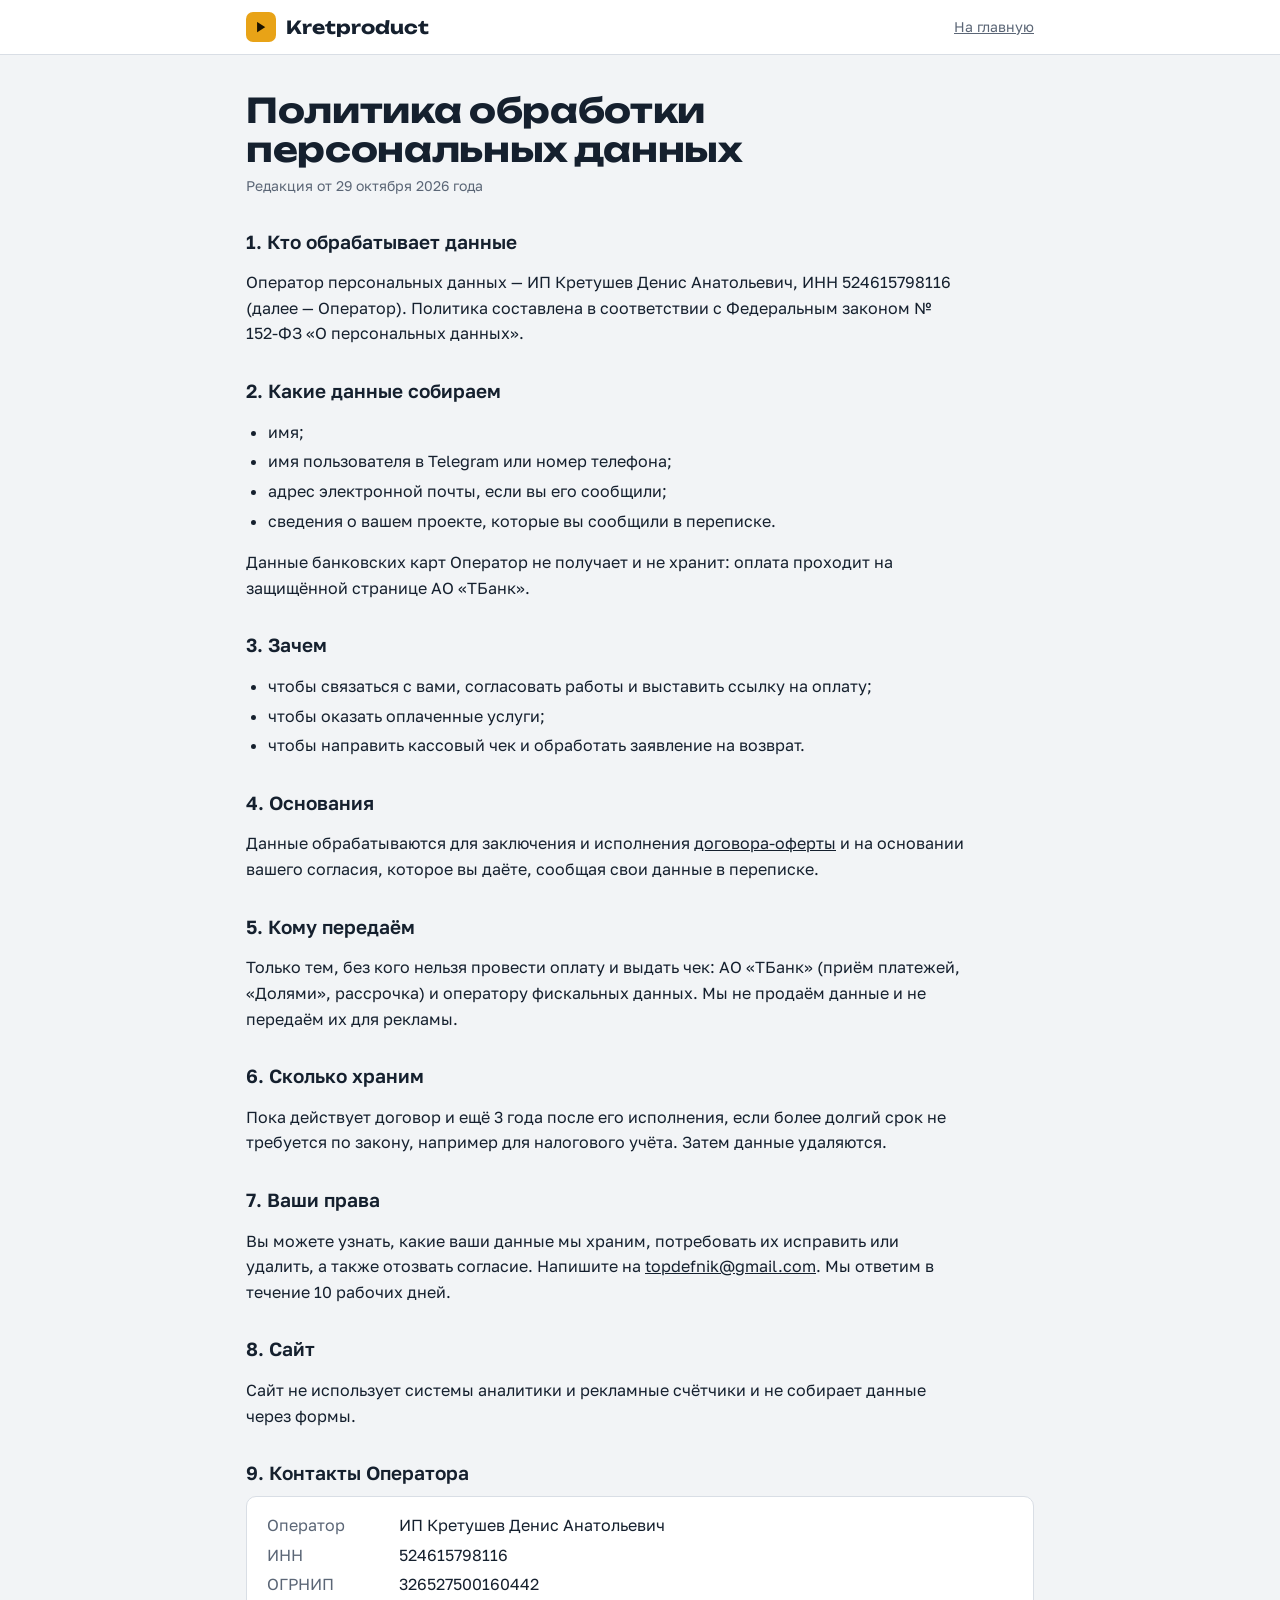
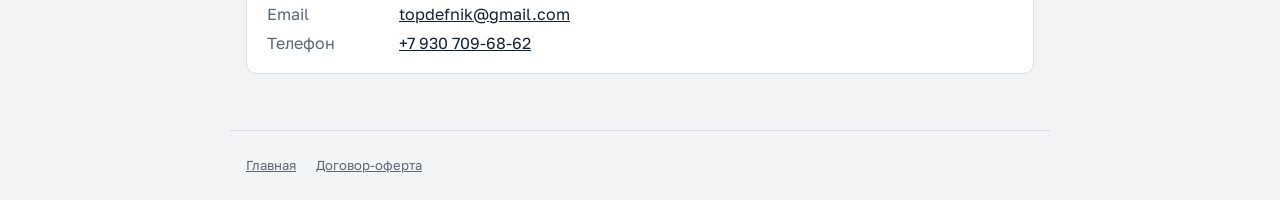
<file: site/privacy.html>
<!doctype html>
<html lang="ru">
<head>
<meta charset="utf-8">
<meta name="viewport" content="width=device-width, initial-scale=1, viewport-fit=cover">
<title>Политика персональных данных</title>
<meta name="description" content="Политика обработки персональных данных покупателей.">
<link rel="preconnect" href="https://fonts.googleapis.com">
<link rel="preconnect" href="https://fonts.gstatic.com" crossorigin>
<link rel="stylesheet" href="https://fonts.googleapis.com/css2?family=Unbounded:wght@700&family=Golos+Text:wght@400;600&display=swap">
<link rel="stylesheet" href="legal.css">
</head>
<body>

<header class="top">
  <div class="wrap"><a class="logo" href="index.html"><i>▶</i>Kretproduct</a><a href="index.html">На главную</a></div>
</header>

<main>
  <div class="wrap">
    <h1>Политика обработки персональных данных</h1>
    <p class="meta">Редакция от 29 октября 2026 года</p>

    <h2>1. Кто обрабатывает данные</h2>
    <p>Оператор персональных данных — <span data-seller="name"></span>, ИНН <span data-seller="inn"></span> (далее — Оператор). Политика составлена в соответствии с Федеральным законом № 152-ФЗ «О персональных данных».</p>

    <h2>2. Какие данные собираем</h2>
    <ul>
      <li>имя;</li>
      <li>имя пользователя в Telegram или номер телефона;</li>
      <li>адрес электронной почты, если вы его сообщили;</li>
      <li>сведения о вашем проекте, которые вы сообщили в переписке.</li>
    </ul>
    <p>Данные банковских карт Оператор не получает и не хранит: оплата проходит на защищённой странице АО «ТБанк».</p>

    <h2>3. Зачем</h2>
    <ul>
      <li>чтобы связаться с вами, согласовать работы и выставить ссылку на оплату;</li>
      <li>чтобы оказать оплаченные услуги;</li>
      <li>чтобы направить кассовый чек и обработать заявление на возврат.</li>
    </ul>

    <h2>4. Основания</h2>
    <p>Данные обрабатываются для заключения и исполнения <a href="oferta.html">договора-оферты</a> и на основании вашего согласия, которое вы даёте, сообщая свои данные в переписке.</p>

    <h2>5. Кому передаём</h2>
    <p>Только тем, без кого нельзя провести оплату и выдать чек: АО «ТБанк» (приём платежей, «Долями», рассрочка) и оператору фискальных данных. Мы не продаём данные и не передаём их для рекламы.</p>

    <h2>6. Сколько храним</h2>
    <p>Пока действует договор и ещё 3 года после его исполнения, если более долгий срок не требуется по закону, например для налогового учёта. Затем данные удаляются.</p>

    <h2>7. Ваши права</h2>
    <p>Вы можете узнать, какие ваши данные мы храним, потребовать их исправить или удалить, а также отозвать согласие. Напишите на <a data-seller="email" data-seller-href="email"></a>. Мы ответим в течение 10 рабочих дней.</p>

    <h2>8. Сайт</h2>
    <p>Сайт не использует системы аналитики и рекламные счётчики и не собирает данные через формы.</p>

    <h2>9. Контакты Оператора</h2>
    <div class="req">
      <div><span>Оператор</span><span data-seller="name"></span></div>
      <div><span>ИНН</span><span data-seller="inn"></span></div>
      <div><span>ОГРНИП</span><span data-seller="ogrnip"></span></div>
      <div><span>Email</span><a data-seller="email" data-seller-href="email"></a></div>
      <div><span>Телефон</span><a data-seller="phone" data-seller-href="phone"></a></div>
    </div>
  </div>
</main>

<footer><div class="wrap"><a href="index.html">Главная</a><a href="oferta.html">Договор-оферта</a></div></footer>

<script src="seller.js"></script>
</body>
</html>
</file>
<file: site/legal.css>
/* Общие стили юридических страниц: те же токены, что и на главной */
:root {
  --bg: #F2F4F6; --surface: #FFFFFF; --ink: #15202E; --muted: #5B6676; --line: #D9DEE5;
  --accent: #E8A317; --accent-ink: #1A1300;
  --font-display: "Unbounded", "Arial Black", system-ui, sans-serif;
  --font-body: "Golos Text", "Segoe UI", system-ui, sans-serif;
  --font-mono: "JetBrains Mono", ui-monospace, "SFMono-Regular", Menlo, monospace;
  color-scheme: light;
}
@media (prefers-color-scheme: dark) {
  :root:not([data-theme="light"]) {
    --bg: #0F151D; --surface: #17202B; --ink: #E7ECF2; --muted: #95A1B2; --line: #2A3542; --accent: #F0B33A;
    color-scheme: dark;
  }
}
:root[data-theme="dark"] {
  --bg: #0F151D; --surface: #17202B; --ink: #E7ECF2; --muted: #95A1B2; --line: #2A3542; --accent: #F0B33A;
  color-scheme: dark;
}
* { box-sizing: border-box; }
html { -webkit-text-size-adjust: 100%; }
body { margin: 0; background: var(--bg); color: var(--ink); font: 400 16px/1.6 var(--font-body); }
a { color: inherit; }
:focus-visible { outline: 2px solid var(--accent); outline-offset: 2px; }
.wrap {
  max-width: 820px; margin: 0 auto;
  padding-left: max(16px, env(safe-area-inset-left, 0px));
  padding-right: max(16px, env(safe-area-inset-right, 0px));
}
.top { border-bottom: 1px solid var(--line); background: var(--surface); padding-top: env(safe-area-inset-top, 0px); }
.top .wrap { display: flex; align-items: center; justify-content: space-between; gap: 16px; padding-block: 12px; font-size: 14px; color: var(--muted); }
.logo { display: flex; align-items: center; gap: 10px; font: 700 18px/1 var(--font-display); text-decoration: none; color: var(--ink); }
.logo i { display: inline-grid; place-items: center; width: 30px; height: 30px; border-radius: 7px; background: var(--accent); color: var(--accent-ink); font-style: normal; font-size: 13px; }
main .wrap { padding-block: 36px 56px; }
h1 { margin: 0 0 6px; font: 700 clamp(24px, 4vw, 34px)/1.15 var(--font-display); letter-spacing: -0.01em; text-wrap: balance; }
.meta { margin: 0 0 28px; color: var(--muted); font-size: 14px; }
h2 { margin: 32px 0 10px; font: 600 19px/1.3 var(--font-body); }
p, li { max-width: 72ch; }
ol, ul { padding-left: 22px; }
li + li { margin-top: 4px; }
.req { background: var(--surface); border: 1px solid var(--line); border-radius: 10px; padding: 16px 20px; display: grid; gap: 4px; }
.req div { display: grid; grid-template-columns: minmax(0, 120px) minmax(0, 1fr); gap: 12px; }
.req span:first-child { color: var(--muted); }
.req span:last-child { overflow-wrap: anywhere; }
footer .wrap { padding-block: 24px; border-top: 1px solid var(--line); font-size: 13px; color: var(--muted); display: flex; flex-wrap: wrap; gap: 8px 20px; }
</file>
